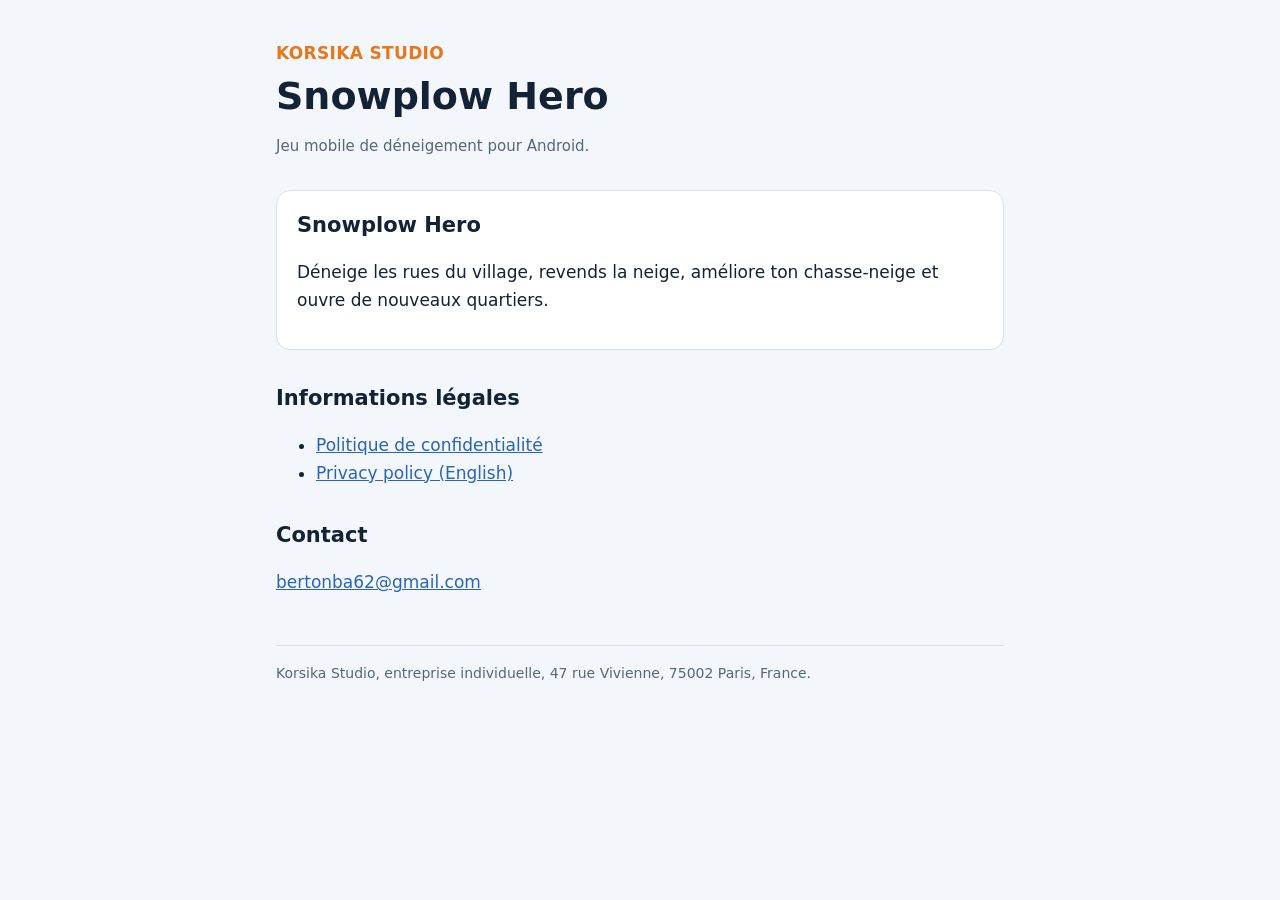
<file: index.html>
<!doctype html>
<html lang="fr">
<head>
<meta charset="utf-8">
<meta name="viewport" content="width=device-width, initial-scale=1, viewport-fit=cover">
<title>Korsika Studio</title>
<meta name="description" content="Korsika Studio, éditeur du jeu mobile Snowplow Hero.">
<link rel="stylesheet" href="style.css">
</head>
<body>
<div class="wrap">
  <header>
    <span class="brand">KORSIKA STUDIO</span>
    <h1>Snowplow Hero</h1>
    <p class="muted">Jeu mobile de déneigement pour Android.</p>
  </header>

  <div class="card">
    <h2 style="margin-top:0">Snowplow Hero</h2>
    <p>Déneige les rues du village, revends la neige, améliore ton chasse-neige et ouvre de nouveaux quartiers.</p>
  </div>

  <h2>Informations légales</h2>
  <ul>
    <li><a href="politique-de-confidentialite.html">Politique de confidentialité</a></li>
    <li><a href="privacy-policy.html">Privacy policy (English)</a></li>
  </ul>

  <h2>Contact</h2>
  <p><a href="mailto:bertonba62@gmail.com">bertonba62@gmail.com</a></p>

  <footer>Korsika Studio, entreprise individuelle, 47 rue Vivienne, 75002 Paris, France.</footer>
</div>
</body>
</html>
</file>
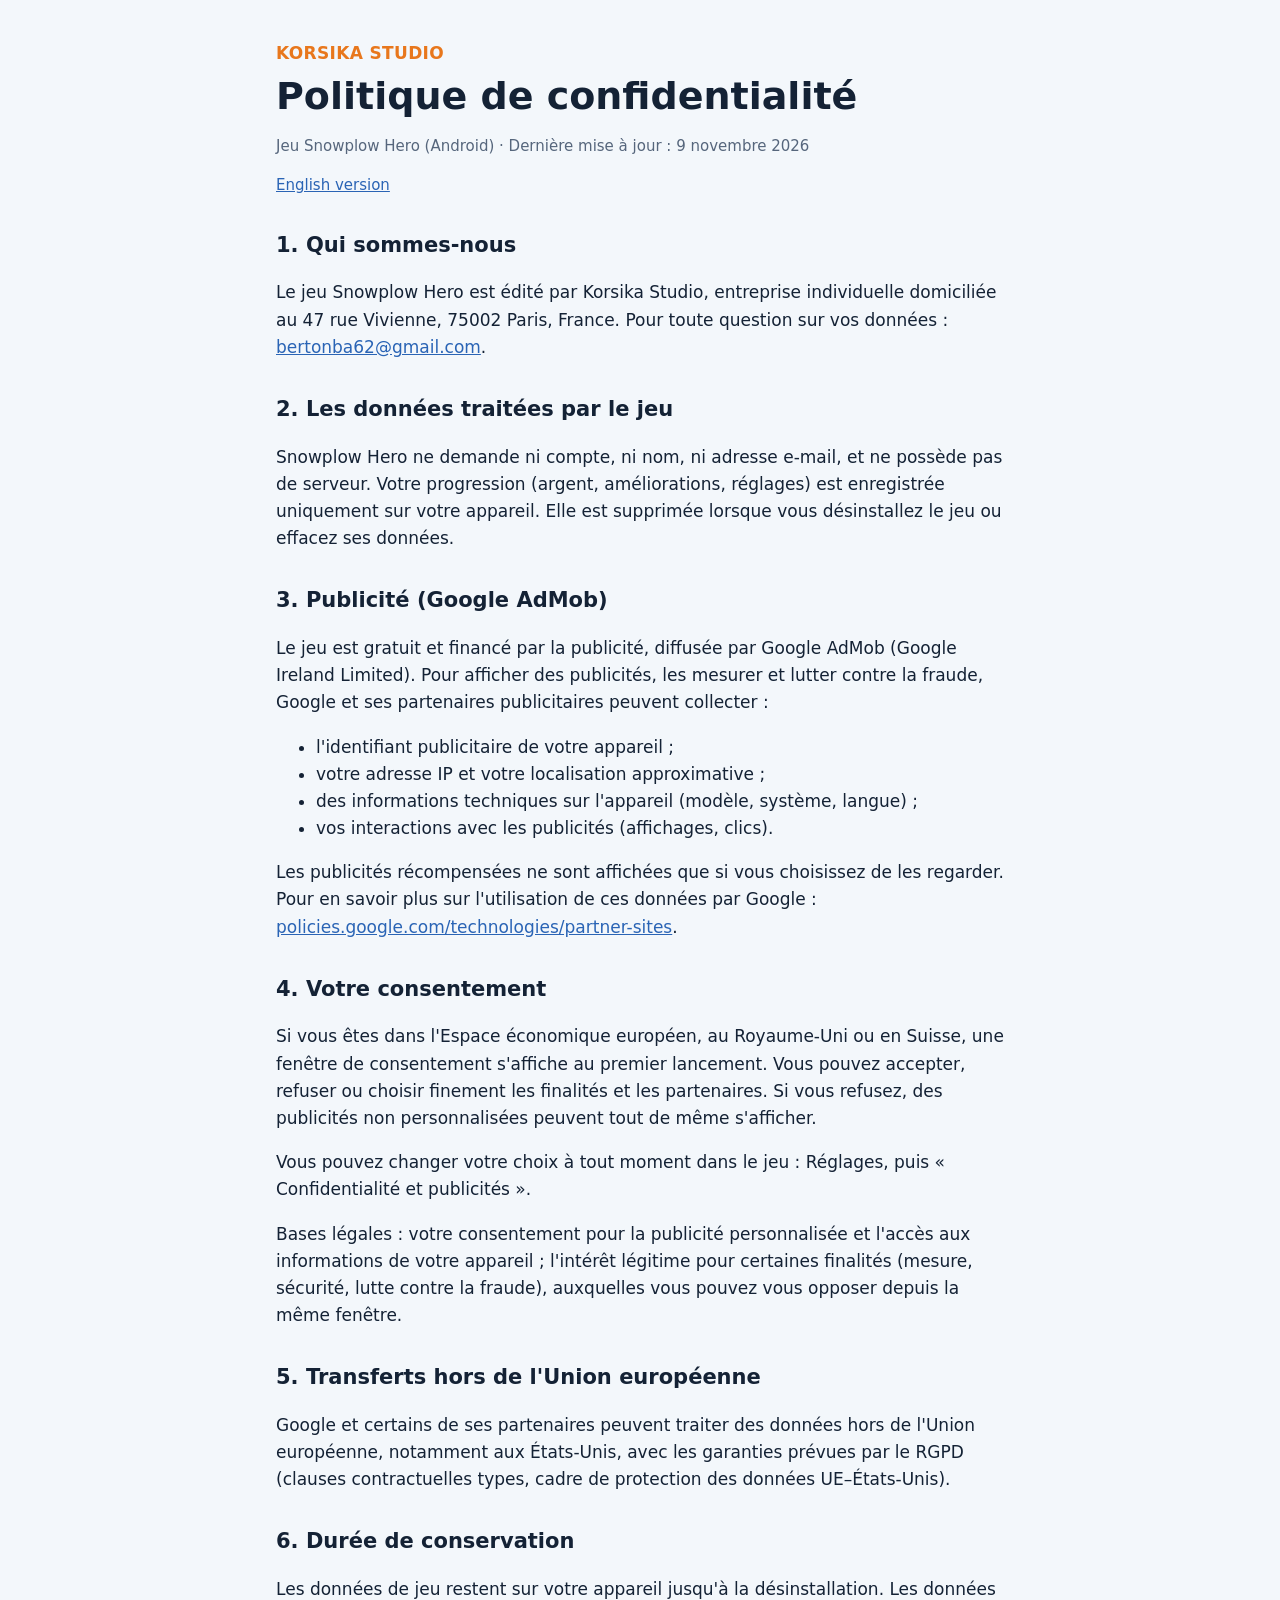
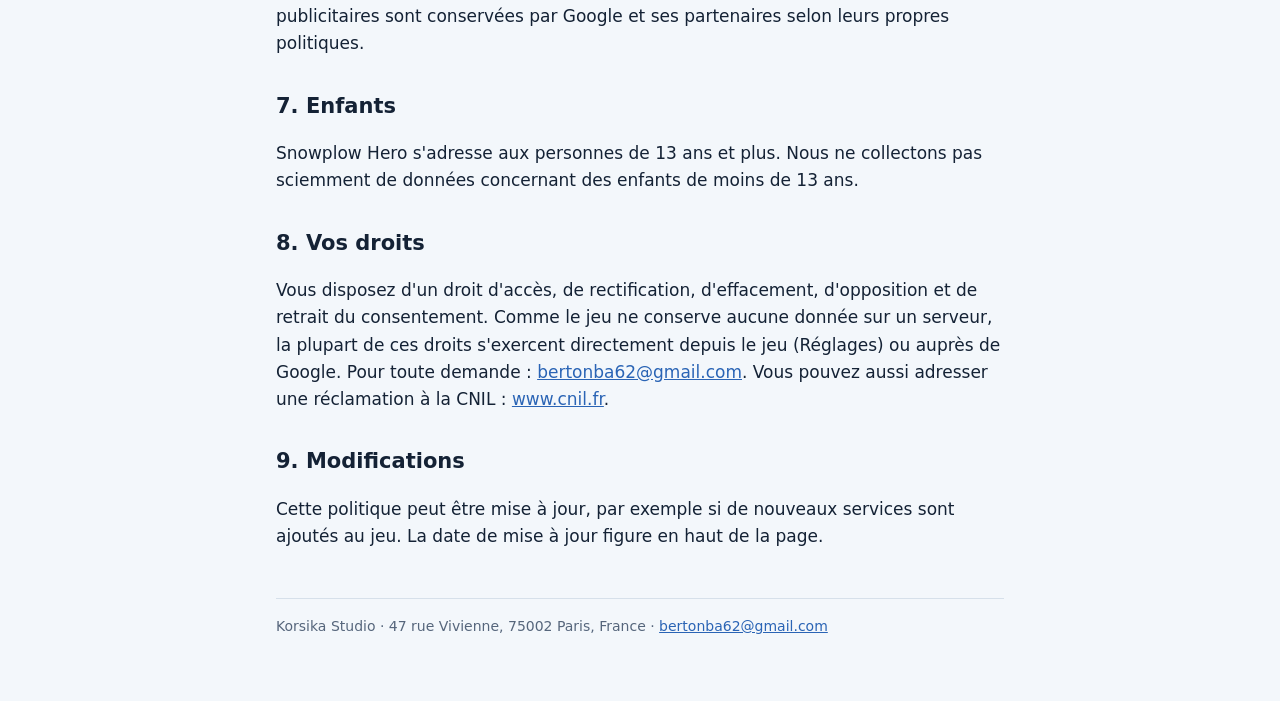
<file: politique-de-confidentialite.html>
<!doctype html>
<html lang="fr">
<head>
<meta charset="utf-8">
<meta name="viewport" content="width=device-width, initial-scale=1, viewport-fit=cover">
<title>Politique de confidentialité – Snowplow Hero</title>
<meta name="description" content="Politique de confidentialité du jeu Snowplow Hero, édité par Korsika Studio.">
<link rel="stylesheet" href="style.css">
</head>
<body>
<div class="wrap">
  <header>
    <a class="brand" href="index.html">KORSIKA STUDIO</a>
    <h1>Politique de confidentialité</h1>
    <p class="muted">Jeu Snowplow Hero (Android) · Dernière mise à jour : 9 novembre 2026</p>
    <nav class="lang"><a href="privacy-policy.html">English version</a></nav>
  </header>

  <h2>1. Qui sommes-nous</h2>
  <p>Le jeu Snowplow Hero est édité par Korsika Studio, entreprise individuelle domiciliée au 47 rue Vivienne, 75002 Paris, France. Pour toute question sur vos données : <a href="mailto:bertonba62@gmail.com">bertonba62@gmail.com</a>.</p>

  <h2>2. Les données traitées par le jeu</h2>
  <p>Snowplow Hero ne demande ni compte, ni nom, ni adresse e-mail, et ne possède pas de serveur. Votre progression (argent, améliorations, réglages) est enregistrée uniquement sur votre appareil. Elle est supprimée lorsque vous désinstallez le jeu ou effacez ses données.</p>

  <h2>3. Publicité (Google AdMob)</h2>
  <p>Le jeu est gratuit et financé par la publicité, diffusée par Google AdMob (Google Ireland Limited). Pour afficher des publicités, les mesurer et lutter contre la fraude, Google et ses partenaires publicitaires peuvent collecter :</p>
  <ul>
    <li>l'identifiant publicitaire de votre appareil ;</li>
    <li>votre adresse IP et votre localisation approximative ;</li>
    <li>des informations techniques sur l'appareil (modèle, système, langue) ;</li>
    <li>vos interactions avec les publicités (affichages, clics).</li>
  </ul>
  <p>Les publicités récompensées ne sont affichées que si vous choisissez de les regarder. Pour en savoir plus sur l'utilisation de ces données par Google : <a href="https://policies.google.com/technologies/partner-sites">policies.google.com/technologies/partner-sites</a>.</p>

  <h2>4. Votre consentement</h2>
  <p>Si vous êtes dans l'Espace économique européen, au Royaume-Uni ou en Suisse, une fenêtre de consentement s'affiche au premier lancement. Vous pouvez accepter, refuser ou choisir finement les finalités et les partenaires. Si vous refusez, des publicités non personnalisées peuvent tout de même s'afficher.</p>
  <p>Vous pouvez changer votre choix à tout moment dans le jeu : Réglages, puis « Confidentialité et publicités ».</p>
  <p>Bases légales : votre consentement pour la publicité personnalisée et l'accès aux informations de votre appareil ; l'intérêt légitime pour certaines finalités (mesure, sécurité, lutte contre la fraude), auxquelles vous pouvez vous opposer depuis la même fenêtre.</p>

  <h2>5. Transferts hors de l'Union européenne</h2>
  <p>Google et certains de ses partenaires peuvent traiter des données hors de l'Union européenne, notamment aux États-Unis, avec les garanties prévues par le RGPD (clauses contractuelles types, cadre de protection des données UE–États-Unis).</p>

  <h2>6. Durée de conservation</h2>
  <p>Les données de jeu restent sur votre appareil jusqu'à la désinstallation. Les données publicitaires sont conservées par Google et ses partenaires selon leurs propres politiques.</p>

  <h2>7. Enfants</h2>
  <p>Snowplow Hero s'adresse aux personnes de 13 ans et plus. Nous ne collectons pas sciemment de données concernant des enfants de moins de 13 ans.</p>

  <h2>8. Vos droits</h2>
  <p>Vous disposez d'un droit d'accès, de rectification, d'effacement, d'opposition et de retrait du consentement. Comme le jeu ne conserve aucune donnée sur un serveur, la plupart de ces droits s'exercent directement depuis le jeu (Réglages) ou auprès de Google. Pour toute demande : <a href="mailto:bertonba62@gmail.com">bertonba62@gmail.com</a>. Vous pouvez aussi adresser une réclamation à la CNIL : <a href="https://www.cnil.fr">www.cnil.fr</a>.</p>

  <h2>9. Modifications</h2>
  <p>Cette politique peut être mise à jour, par exemple si de nouveaux services sont ajoutés au jeu. La date de mise à jour figure en haut de la page.</p>

  <footer>Korsika Studio · 47 rue Vivienne, 75002 Paris, France · <a href="mailto:bertonba62@gmail.com">bertonba62@gmail.com</a></footer>
</div>
</body>
</html>
</file>
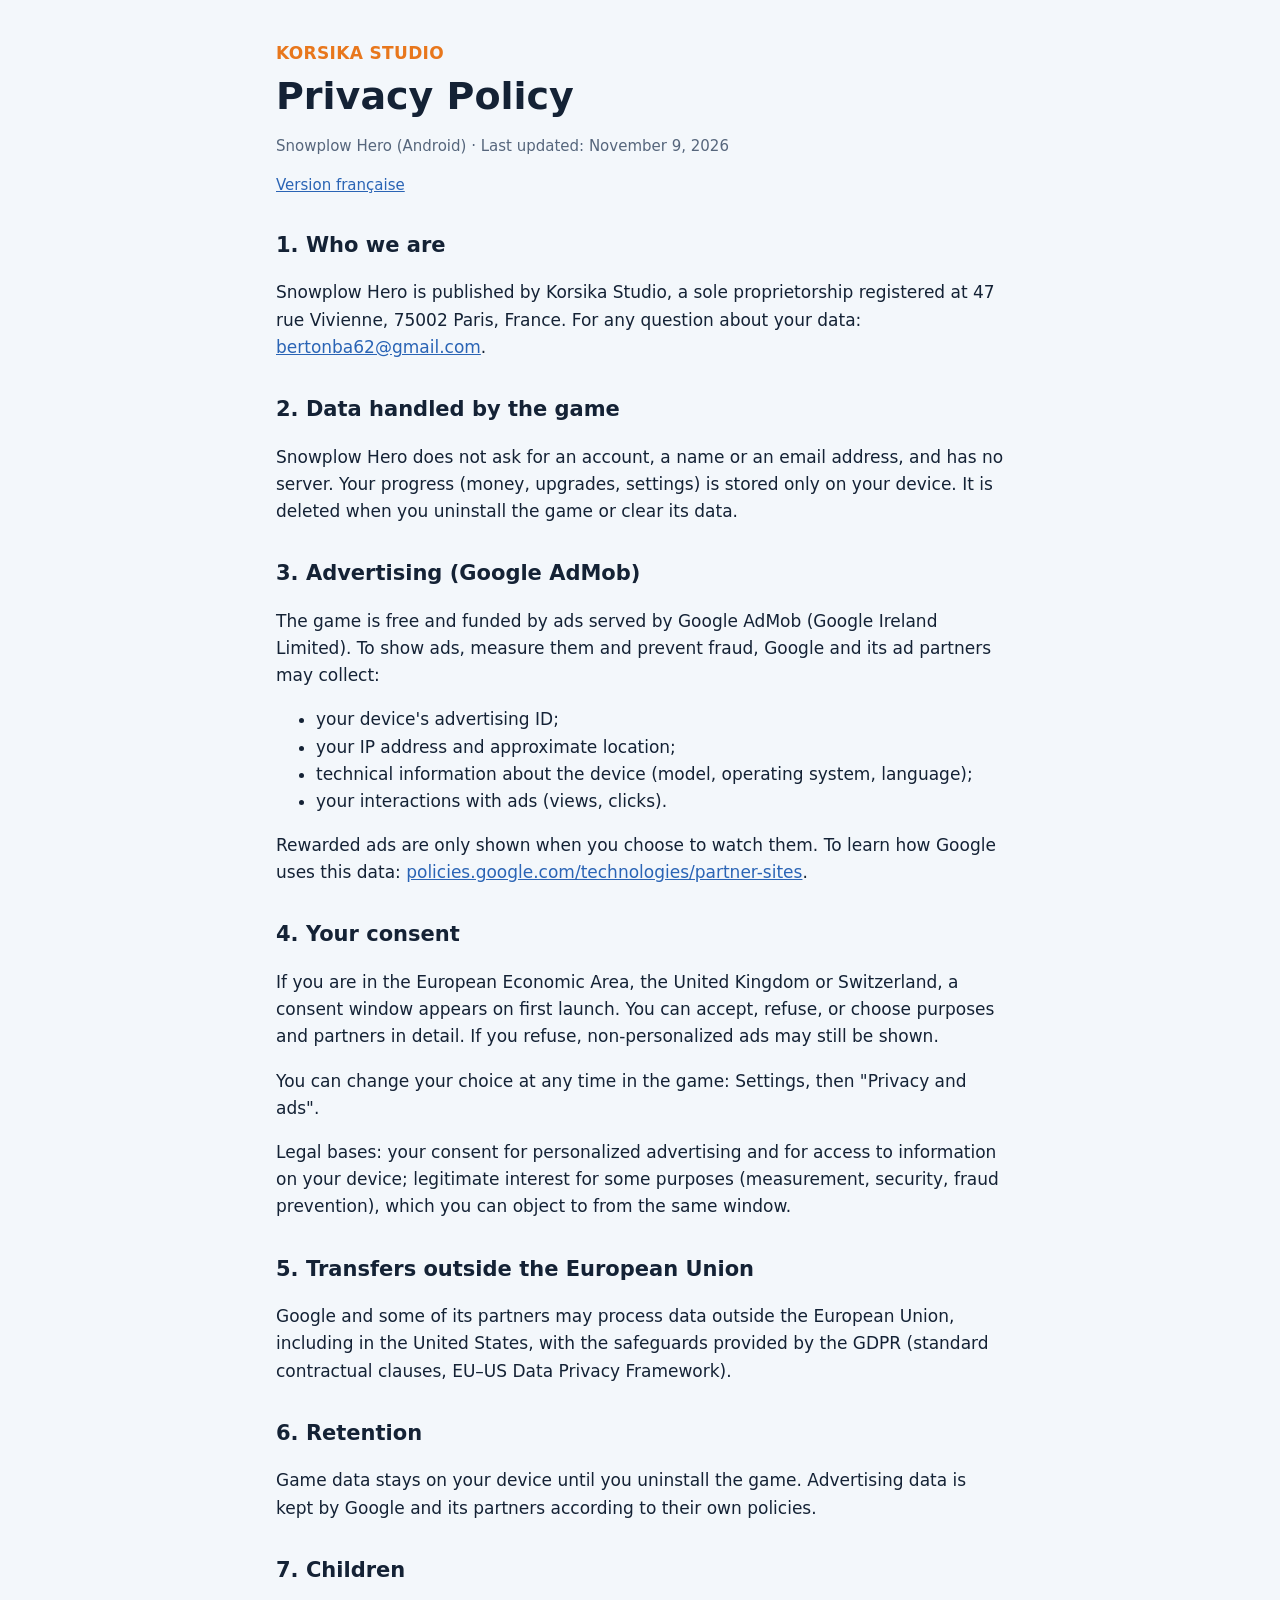
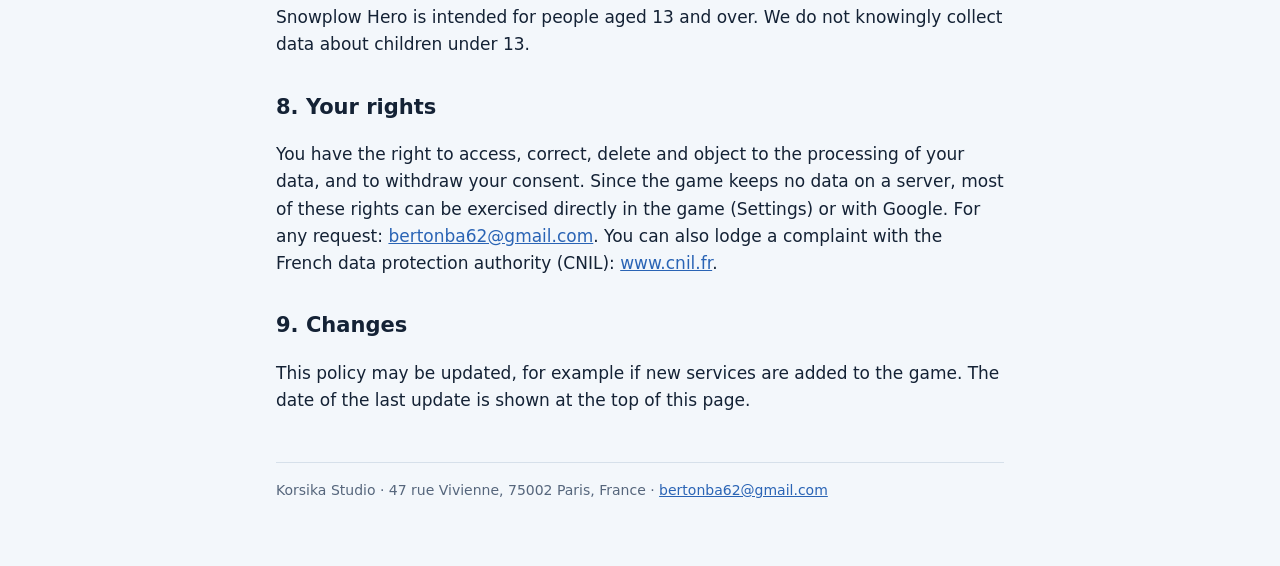
<file: privacy-policy.html>
<!doctype html>
<html lang="en">
<head>
<meta charset="utf-8">
<meta name="viewport" content="width=device-width, initial-scale=1, viewport-fit=cover">
<title>Privacy Policy – Snowplow Hero</title>
<meta name="description" content="Privacy policy of the game Snowplow Hero, published by Korsika Studio.">
<link rel="stylesheet" href="style.css">
</head>
<body>
<div class="wrap">
  <header>
    <a class="brand" href="index.html">KORSIKA STUDIO</a>
    <h1>Privacy Policy</h1>
    <p class="muted">Snowplow Hero (Android) · Last updated: November 9, 2026</p>
    <nav class="lang"><a href="politique-de-confidentialite.html">Version française</a></nav>
  </header>

  <h2>1. Who we are</h2>
  <p>Snowplow Hero is published by Korsika Studio, a sole proprietorship registered at 47 rue Vivienne, 75002 Paris, France. For any question about your data: <a href="mailto:bertonba62@gmail.com">bertonba62@gmail.com</a>.</p>

  <h2>2. Data handled by the game</h2>
  <p>Snowplow Hero does not ask for an account, a name or an email address, and has no server. Your progress (money, upgrades, settings) is stored only on your device. It is deleted when you uninstall the game or clear its data.</p>

  <h2>3. Advertising (Google AdMob)</h2>
  <p>The game is free and funded by ads served by Google AdMob (Google Ireland Limited). To show ads, measure them and prevent fraud, Google and its ad partners may collect:</p>
  <ul>
    <li>your device's advertising ID;</li>
    <li>your IP address and approximate location;</li>
    <li>technical information about the device (model, operating system, language);</li>
    <li>your interactions with ads (views, clicks).</li>
  </ul>
  <p>Rewarded ads are only shown when you choose to watch them. To learn how Google uses this data: <a href="https://policies.google.com/technologies/partner-sites">policies.google.com/technologies/partner-sites</a>.</p>

  <h2>4. Your consent</h2>
  <p>If you are in the European Economic Area, the United Kingdom or Switzerland, a consent window appears on first launch. You can accept, refuse, or choose purposes and partners in detail. If you refuse, non-personalized ads may still be shown.</p>
  <p>You can change your choice at any time in the game: Settings, then "Privacy and ads".</p>
  <p>Legal bases: your consent for personalized advertising and for access to information on your device; legitimate interest for some purposes (measurement, security, fraud prevention), which you can object to from the same window.</p>

  <h2>5. Transfers outside the European Union</h2>
  <p>Google and some of its partners may process data outside the European Union, including in the United States, with the safeguards provided by the GDPR (standard contractual clauses, EU–US Data Privacy Framework).</p>

  <h2>6. Retention</h2>
  <p>Game data stays on your device until you uninstall the game. Advertising data is kept by Google and its partners according to their own policies.</p>

  <h2>7. Children</h2>
  <p>Snowplow Hero is intended for people aged 13 and over. We do not knowingly collect data about children under 13.</p>

  <h2>8. Your rights</h2>
  <p>You have the right to access, correct, delete and object to the processing of your data, and to withdraw your consent. Since the game keeps no data on a server, most of these rights can be exercised directly in the game (Settings) or with Google. For any request: <a href="mailto:bertonba62@gmail.com">bertonba62@gmail.com</a>. You can also lodge a complaint with the French data protection authority (CNIL): <a href="https://www.cnil.fr">www.cnil.fr</a>.</p>

  <h2>9. Changes</h2>
  <p>This policy may be updated, for example if new services are added to the game. The date of the last update is shown at the top of this page.</p>

  <footer>Korsika Studio · 47 rue Vivienne, 75002 Paris, France · <a href="mailto:bertonba62@gmail.com">bertonba62@gmail.com</a></footer>
</div>
</body>
</html>
</file>
<file: style.css>
:root {
  --bg: #f3f7fb;
  --panel: #ffffff;
  --ink: #142235;
  --muted: #56667c;
  --line: #d6e0ea;
  --accent: #e8771c;
  --link: #2a64b5;
  color-scheme: light;
}
@media (prefers-color-scheme: dark) {
  :root {
    --bg: #0f1724;
    --panel: #172233;
    --ink: #e8eef6;
    --muted: #9fb0c6;
    --line: #2a3a50;
    --accent: #f39a4f;
    --link: #7fb0ee;
    color-scheme: dark;
  }
}
* { box-sizing: border-box; }
body {
  margin: 0;
  background: var(--bg);
  color: var(--ink);
  font-family: "Segoe UI", system-ui, -apple-system, Roboto, sans-serif;
  font-size: 17px;
  line-height: 1.6;
}
.wrap {
  max-width: 760px;
  margin: 0 auto;
  padding: 40px max(16px, env(safe-area-inset-right)) 64px max(16px, env(safe-area-inset-left));
}
header { margin-bottom: 32px; }
.brand { font-weight: 700; color: var(--accent); text-decoration: none; letter-spacing: 0.02em; }
h1 { font-size: clamp(28px, 6vw, 38px); line-height: 1.15; margin: 8px 0 8px; }
h2 { font-size: 21px; margin: 32px 0 8px; }
p, li { max-width: 68ch; }
a { color: var(--link); }
.muted { color: var(--muted); font-size: 15px; }
.card { background: var(--panel); border: 1px solid var(--line); border-radius: 14px; padding: 18px 20px; margin-top: 16px; }
nav.lang { display: flex; gap: 12px; font-size: 15px; }
footer { margin-top: 48px; padding-top: 16px; border-top: 1px solid var(--line); color: var(--muted); font-size: 14px; }
</file>
